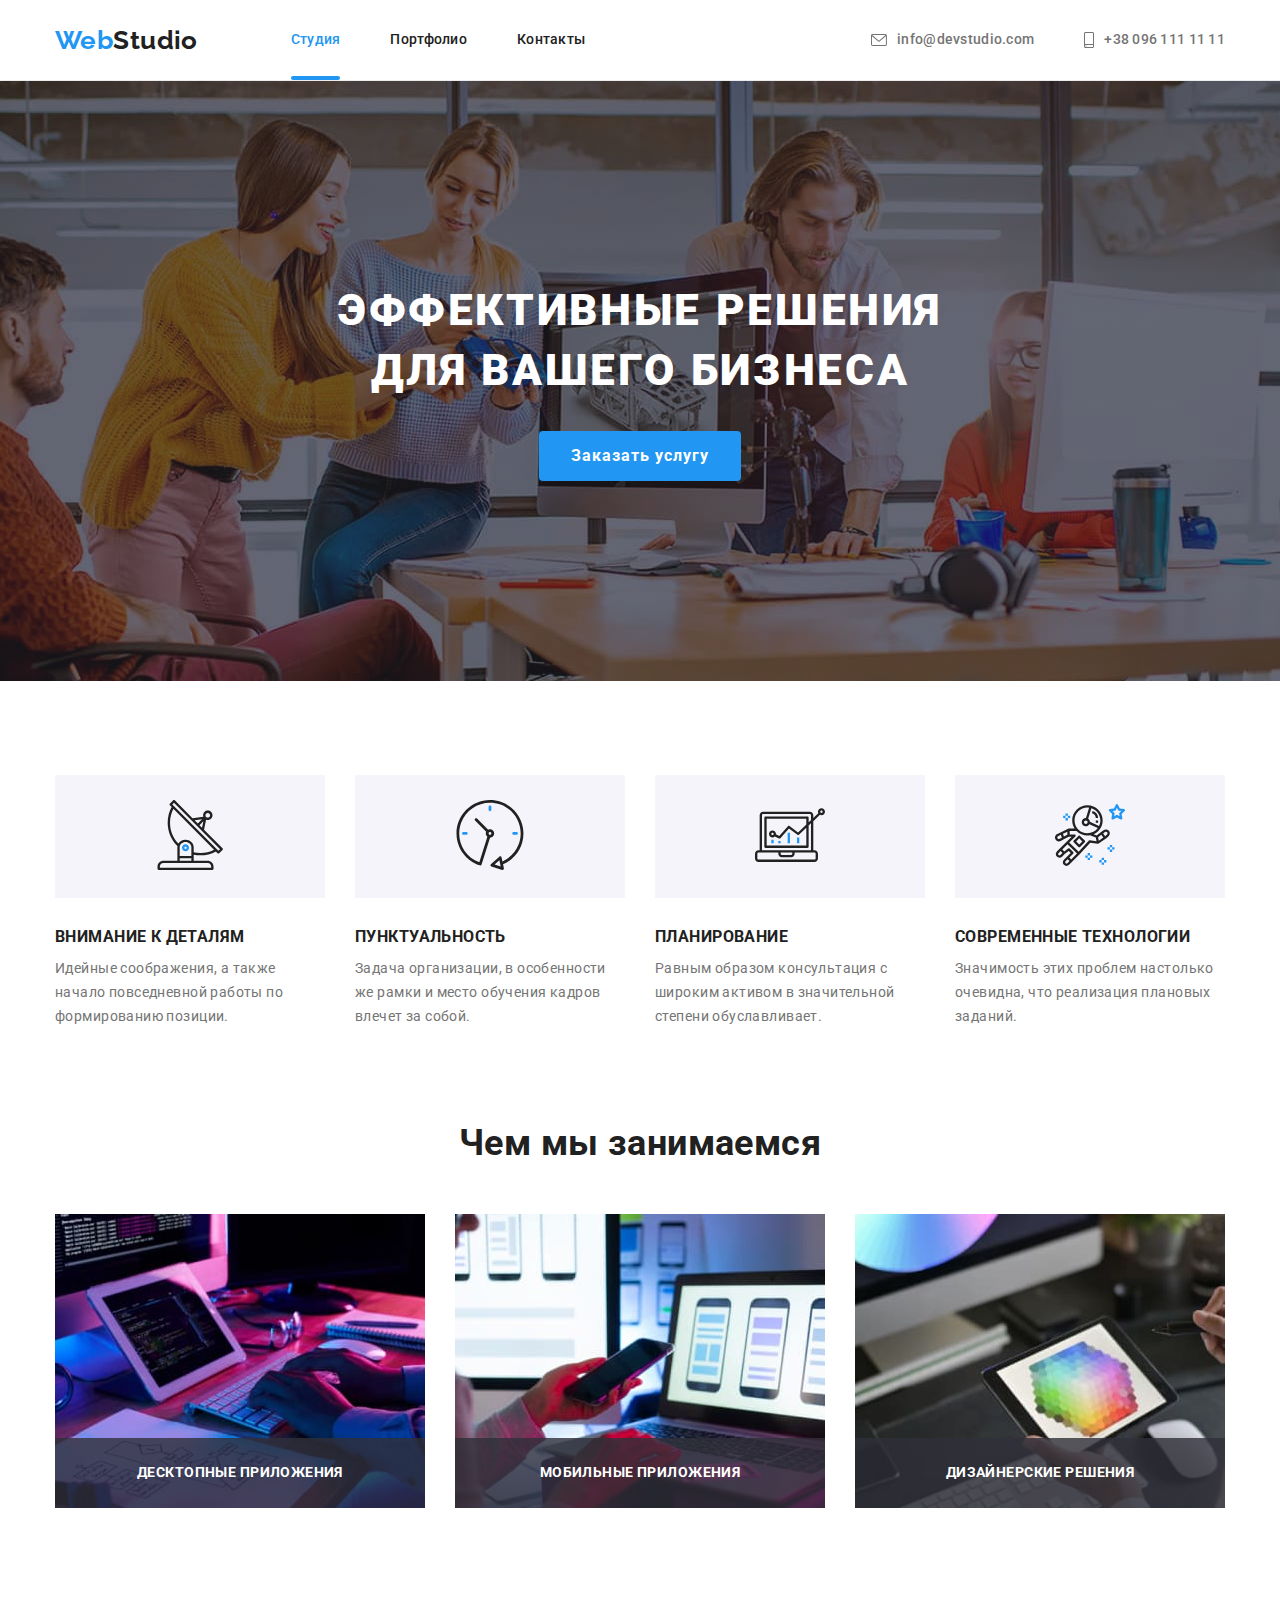
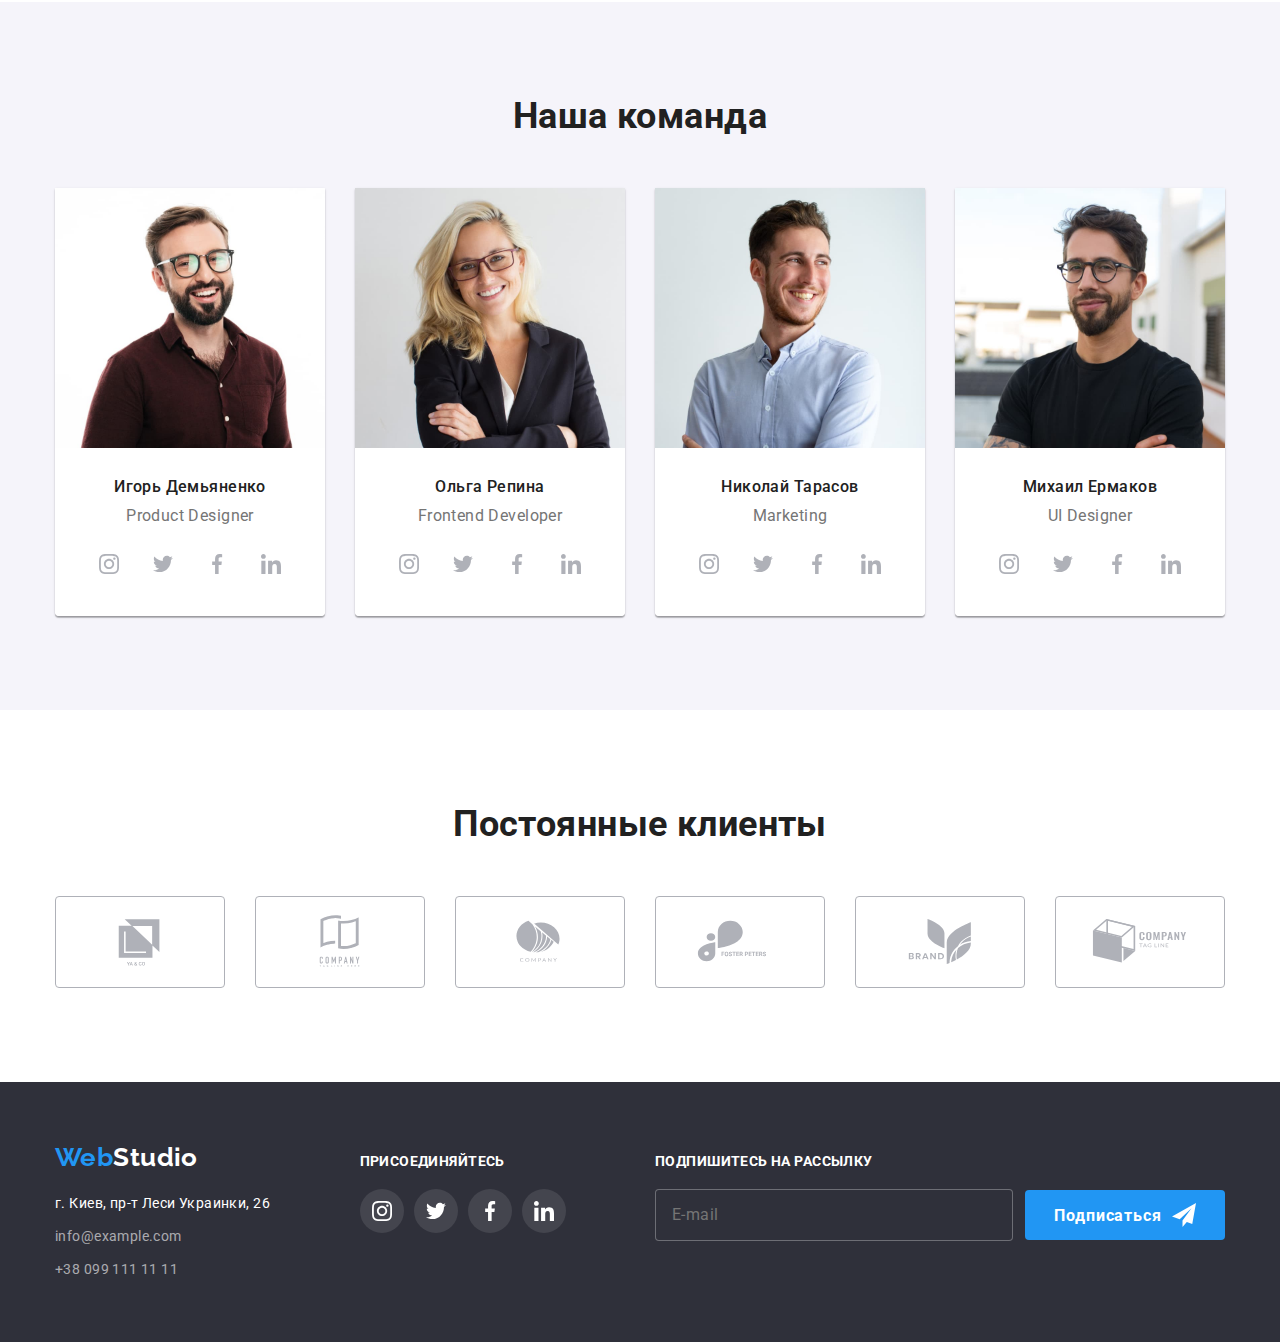
<file: index.html>
<!DOCTYPE html>
<html lang="ru">
  <head>
    <meta charset="UTF-8" />
    <meta http-equiv="X-UA-Compatible" content="IE=edge" />
    <meta name="viewport" content="width=device-width, initial-scale=1.0" />
    <title>Document</title>
    <link rel="preconnect" href="https://fonts.googleapis.com" />
    <link rel="preconnect" href="https://fonts.gstatic.com" crossorigin />
    <link rel="preconnect" href="https://fonts.googleapis.com" />
    <link rel="preconnect" href="https://fonts.gstatic.com" crossorigin />
    <link
      href="https://fonts.googleapis.com/css2?family=Raleway:wght@700&family=Roboto:wght@400;500;700;900&display=swap"
      rel="stylesheet"
    />
    <link
      rel="stylesheet"
      href="https://cdnjs.cloudflare.com/ajax/libs/modern-normalize/1.1.0/modern-normalize.min.css"
    />
    <link rel="stylesheet" href="./css/styles.css" />
  </head>

  <body>
    <!--Шапка сайта-->
    <header class="header-section">
      <div class="container flex-header">
        <nav class="main-nav">
          <a href="./index.html" class="logo"> <span class="fp-logo"> Web</span>Studio </a>
          <ul class="site-nav list">
            <li class="item"><a href="./index.html" class="link cureent">Студия</a></li>
            <li class="item"><a href="./portfolio.html" class="link">Портфолио</a></li>
            <li class="item"><a href="" class="link">Контакты</a></li>
          </ul>
        </nav>
        <ul class="contacts list">
          <li class="item">
            <a href="mailto:info@devstudio.com" class="link"
              ><svg class="contacts-icon" width="16" height="12">
                <use href="./images/icons.svg#icon-envelope"></use>
              </svg>
              info@devstudio.com
            </a>
          </li>
          <li class="item">
            <a href="tel:+380961111111" class="link"
              ><svg class="contacts-icon" width="10" height="16">
                <use href="./images/icons.svg#icon-smartphone"></use>
              </svg>
              +38 096 111 11 11
            </a>
          </li>
        </ul>
      </div>
    </header>

    <!--Section-->
    <main>
      <!--Hero-->
      <section class="hero">
        <div class="overlay">
          <h1 class="hero-title">
            Эффективные решения <br />
            для вашего бизнеса
          </h1>
          <button type="button" class="hero-button" data-modal-open>Заказать услугу</button>
        </div>
      </section>

      <!--Features-->
      <section class="features-section section">
        <div class="container">
          <h2 class="section-title visually-hidden">Особенности</h2>
          <ul class="features list">
            <li class="item">
              <div class="feature-icon">
                <svg class="icon-antenna" width="70px" height="70px">
                  <use href="./images/icons.svg#icon-antenna"></use>
                </svg>
              </div>
              <h3 class="title">Внимание к деталям</h3>
              <p class="text">
                Идейные соображения, а также начало повседневной работы по формированию позиции.
              </p>
            </li>
            <li class="item">
              <div class="feature-icon">
                <svg class="icon-antenna" width="70px" height="70px">
                  <use href="./images/icons.svg#icon-clock"></use>
                </svg>
              </div>
              <h3 class="title">Пунктуальность</h3>
              <p class="text">
                Задача организации, в особенности же рамки и место обучения кадров влечет за собой.
              </p>
            </li>
            <li class="item">
              <div class="feature-icon">
                <svg class="icon-antenna" width="70px" height="70px">
                  <use href="./images/icons.svg#icon-diagram"></use>
                </svg>
              </div>
              <h3 class="title">Планирование</h3>
              <p class="text">
                Равным образом консультация с широким активом в значительной степени обуславливает.
              </p>
            </li>
            <li class="item">
              <div class="feature-icon">
                <svg class="icon-antenna" width="70px" height="70px">
                  <use href="./images/icons.svg#icon-astronaut"></use>
                </svg>
              </div>
              <h3 class="title">Современные технологии</h3>
              <p class="text">
                Значимость этих проблем настолько очевидна, что реализация плановых заданий.
              </p>
            </li>
          </ul>
        </div>
      </section>

      <!--Work-->
      <section class="work-section section">
        <div class="container">
          <h2 class="section-title">Чем мы занимаемся</h2>
          <ul class="works list">
            <li class="item">
              <img src="./images/img.jpg" alt="верстка" width="370" />
              <div class="work-thumb">
                <p class="work-name">ДЕСКТОПНЫЕ ПРИЛОЖЕНИЯ</p>
              </div>
            </li>
            <li class="item">
              <img src="./images/img1.jpg" alt="тестированние" width="370" />
              <div class="work-thumb">
                <p class="work-name">МОБИЛЬНЫЕ ПРИЛОЖЕНИЯ</p>
              </div>
            </li>
            <li class="item">
              <img src="./images/img2.jpg" alt="оформление" width="370" />
              <div class="work-thumb">
                <p class="work-name">ДИЗАЙНЕРСКИЕ РЕШЕНИЯ</p>
              </div>
            </li>
          </ul>
        </div>
      </section>

      <!--Team-->
      <section class="team-section section">
        <div class="container">
          <h2 class="section-title">Наша команда</h2>
          <ul class="team list">
            <!--1й член команды-->
            <li class="member">
              <img src="./images/photo.jpg" alt="фото-Игоря" class="photo" width="270" />
              <div class="description">
                <h3 class="name">Игорь Демьяненко</h3>
                <p class="position">Product Designer</p>
                <ul class="social-networks-list list">
                  <!-- Instagram -->
                  <li class="social-networks-item">
                    <a href="" class="social-networks-link">
                      <svg class="social-networks-icon">
                        <use href="./images/icons.svg#icon-instagram"></use>
                      </svg>
                    </a>
                  </li>
                  <!-- Twitter -->
                  <li class="social-networks-item">
                    <a href="" class="social-networks-link">
                      <svg class="social-networks-icon">
                        <use href="./images/icons.svg#icon-twitter"></use>
                      </svg>
                    </a>
                  </li>
                  <!-- Facebook -->
                  <li class="social-networks-item">
                    <a href="" class="social-networks-link">
                      <svg class="social-networks-icon">
                        <use href="./images/icons.svg#icon-facebook"></use>
                      </svg>
                    </a>
                  </li>
                  <!-- Linkedin -->
                  <li class="social-networks-item">
                    <a href="" class="social-networks-link">
                      <svg class="social-networks-icon">
                        <use href="./images/icons.svg#icon-linkedin"></use>
                      </svg>
                    </a>
                  </li>
                </ul>
              </div>
            </li>
            <!--2й член команды-->
            <li class="member">
              <img src="./images/photo1.jpg" alt="фото-Ольги" class="photo" width="270" />
              <div class="description">
                <h3 class="name">Ольга Репина</h3>
                <p class="position">Frontend Developer</p>
                <ul class="social-networks-list list">
                  <!-- Instagram -->
                  <li class="social-networks-item">
                    <a href="" class="social-networks-link">
                      <svg class="social-networks-icon">
                        <use href="./images/icons.svg#icon-instagram"></use>
                      </svg>
                    </a>
                  </li>
                  <!-- Twitter -->
                  <li class="social-networks-item">
                    <a href="" class="social-networks-link">
                      <svg class="social-networks-icon">
                        <use href="./images/icons.svg#icon-twitter"></use>
                      </svg>
                    </a>
                  </li>
                  <!-- Facebook -->
                  <li class="social-networks-item">
                    <a href="" class="social-networks-link">
                      <svg class="social-networks-icon">
                        <use href="./images/icons.svg#icon-facebook"></use>
                      </svg>
                    </a>
                  </li>
                  <!-- Linkedin -->
                  <li class="social-networks-item">
                    <a href="" class="social-networks-link">
                      <svg class="social-networks-icon">
                        <use href="./images/icons.svg#icon-linkedin"></use>
                      </svg>
                    </a>
                  </li>
                </ul>
              </div>
            </li>
            <!--3й член команды-->
            <li class="member">
              <img src="./images/photo2.jpg" alt="фото-Николая" class="photo" width="270" />
              <div class="description">
                <h3 class="name">Николай Тарасов</h3>
                <p class="position">Marketing</p>
                <ul class="social-networks-list list">
                  <!-- Instagram -->
                  <li class="social-networks-item">
                    <a href="" class="social-networks-link">
                      <svg class="social-networks-icon">
                        <use href="./images/icons.svg#icon-instagram"></use>
                      </svg>
                    </a>
                  </li>
                  <!-- Twitter -->
                  <li class="social-networks-item">
                    <a href="" class="social-networks-link">
                      <svg class="social-networks-icon">
                        <use href="./images/icons.svg#icon-twitter"></use>
                      </svg>
                    </a>
                  </li>
                  <!-- Facebook -->
                  <li class="social-networks-item">
                    <a href="" class="social-networks-link">
                      <svg class="social-networks-icon">
                        <use href="./images/icons.svg#icon-facebook"></use>
                      </svg>
                    </a>
                  </li>
                  <!-- Linkedin -->
                  <li class="social-networks-item">
                    <a href="" class="social-networks-link">
                      <svg class="social-networks-icon">
                        <use href="./images/icons.svg#icon-linkedin"></use>
                      </svg>
                    </a>
                  </li>
                </ul>
              </div>
            </li>
            <!--4й член команды-->
            <li class="member">
              <img src="./images/photo3.jpg" alt="фото-Михаила" class="photo" width="270" />
              <div class="description">
                <h3 class="name">Михаил Ермаков</h3>
                <p class="position">UI Designer</p>
                <ul class="social-networks-list list">
                  <!-- Instagram -->
                  <li class="social-networks-item">
                    <a href="" class="social-networks-link">
                      <svg class="social-networks-icon">
                        <use href="./images/icons.svg#icon-instagram"></use>
                      </svg>
                    </a>
                  </li>
                  <!-- Twitter -->
                  <li class="social-networks-item">
                    <a href="" class="social-networks-link">
                      <svg class="social-networks-icon">
                        <use href="./images/icons.svg#icon-twitter"></use>
                      </svg>
                    </a>
                  </li>
                  <!-- Facebook -->
                  <li class="social-networks-item">
                    <a href="" class="social-networks-link">
                      <svg class="social-networks-icon">
                        <use href="./images/icons.svg#icon-facebook"></use>
                      </svg>
                    </a>
                  </li>
                  <!-- Linkedin -->
                  <li class="social-networks-item">
                    <a href="" class="social-networks-link">
                      <svg class="social-networks-icon">
                        <use href="./images/icons.svg#icon-linkedin"></use>
                      </svg>
                    </a>
                  </li>
                </ul>
              </div>
            </li>
          </ul>
        </div>
      </section>

      <!-- CLients -->
      <section class="clients section">
        <div class="container">
          <h2 class="section-title">Постоянные клиенты</h2>
          <ul class="clients-list list">
            <!-- Client 1 -->
            <li class="client">
              <a href="" class="client-link">
                <svg class="client-icon">
                  <use href="./images/icons.svg#icon-client1"></use>
                </svg>
              </a>
            </li>
            <!-- Client2 -->
            <li class="client">
              <a href="" class="client-link">
                <svg class="client-icon">
                  <use href="./images/icons.svg#icon-client2"></use>
                </svg>
              </a>
            </li>
            <!-- Client 3 -->
            <li class="client">
              <a href="" class="client-link">
                <svg class="client-icon">
                  <use href="./images/icons.svg#icon-client3"></use>
                </svg>
              </a>
            </li>
            <!-- Client 4 -->
            <li class="client">
              <a href="" class="client-link">
                <svg class="client-icon">
                  <use href="./images/icons.svg#icon-client4"></use>
                </svg>
              </a>
            </li>
            <!-- Client 5 -->
            <li class="client">
              <a href="" class="client-link"
                ><svg class="client-icon">
                  <use href="./images/icons.svg#icon-client5"></use>
                </svg>
              </a>
            </li>
            <!-- Client 6 -->
            <li class="client">
              <a href="" class="client-link">
                <svg class="client-icon">
                  <use href="./images/icons.svg#icon-client6"></use>
                </svg>
              </a>
            </li>
          </ul>
        </div>
      </section>
    </main>

    <!--Футтер-->
    <footer class="footer-section">
      <div class="flex-footer container">
        <!-- Footer links -->
        <div class="footer-content">
          <a href="./index.html" class="logo-footer"> <span class="fp-logo">Web</span>Studio</a>
          <address>
            <ul class="footer-contacts list">
              <li class="address item">г. Киев, пр-т Леси Украинки, 26</li>
              <li class="item">
                <a href="mailto:info@example.com" class="link">info@example.com</a>
              </li>
              <li class="item"><a href="tel:+380991111111" class="link">+38 099 111 11 11</a></li>
            </ul>
          </address>
        </div>

        <!-- Footer social networks -->
        <div class="footer-social-networks">
          <h2 class="footer-title">ПРИСОЕДИНЯЙТЕСЬ</h2>
          <ul class="social-networks-list list">
            <!-- Instagram -->
            <li class="social-networks-item">
              <a href="" class="social-networks-link">
                <svg class="social-networks-icon">
                  <use href="./images/icons.svg#icon-instagram"></use>
                </svg>
              </a>
            </li>
            <!-- Twitter -->
            <li class="social-networks-item">
              <a href="" class="social-networks-link">
                <svg class="social-networks-icon">
                  <use href="./images/icons.svg#icon-twitter"></use>
                </svg>
              </a>
            </li>
            <!-- Facebook -->
            <li class="social-networks-item">
              <a href="" class="social-networks-link">
                <svg class="social-networks-icon">
                  <use href="./images/icons.svg#icon-facebook"></use>
                </svg>
              </a>
            </li>
            <!-- Linkedin -->
            <li class="social-networks-item">
              <a href="" class="social-networks-link">
                <svg class="social-networks-icon">
                  <use href="./images/icons.svg#icon-linkedin"></use>
                </svg>
              </a>
            </li>
          </ul>
        </div>

        <!-- Footer form -->
        <div class="footer-subscription">
          <h2 class="footer-title">ПОДПИШИТЕСЬ НА РАССЫЛКУ</h2>
          <form action="" class="footer-form">
            <label class="subscription-form">
              <input
                type="email"
                name="mail"
                placeholder="E-mail"
                id="mail"
                class="subscription-area"
              />
            </label>

            <button type="submit" class="subscription-button">
              Подписаться
              <svg class="icon-send" width="24px" height="24px">
                <use href="./images/icons.svg#icon-send"></use>
              </svg>
            </button>
          </form>
        </div>
      </div>
    </footer>

    <!-- Backdrop -->
    <div class="backdrop is-hidden" data-modal>
      <!-- Modal -->
      <div class="modal">
        <!-- Modal form -->

        <form class="form">
          <b class="form-title">Оставьте свои данные, мы вам перезвоним</b>

          <div class="form-group" role="group">
            <!-- Name -->
            <label for="user-name" class="input-name">Имя</label>
            <div class="input-box">
              <input type="text" name="user-name" id="user-name" / class="input-area">
              <svg class="input-icon" width="18px" height="18px">
                <use href="./images/icons.svg#icon-person"></use>
              </svg>
            </div>

            <!-- Phone -->
            <label for="number" class="input-name">Телефон</label>
            <div class="input-box">
              <input type="tel" name="telephone-number" id="number"/ class="input-area">
              <svg class="input-icon" width="18px" height="18px">
                <use href="./images/icons.svg#icon-phone"></use>
              </svg>
            </div>

            <!-- Mail -->
            <label for="email" class="input-name">Почта</label>
            <div class="input-box">
              <input type="email" name="email" id="email" / class="input-area">
              <svg class="input-icon" width="18px" height="18px">
                <use href="./images/icons.svg#icon-email"></use>
              </svg>
            </div>

            <!-- Comments -->
            <label for="comments" class="input-name">Комментарий</label>
            <textarea
              name="comments"
              id="comments"
              placeholder="Введите текст"
              class="comments-area"
            ></textarea>
          </div>

          <!-- Checkbox -->
          <label class="checkbox-label">
            <input type="checkbox" name="policy" class="checkbox visually-hidden" />
            <span class="checkbox-icon">
              <svg width="11px" height="8px" class="checkbox-icon-check">
                <use href="./images/icons.svg#icon-check"></use>
              </svg>
            </span>
            <span class="checkbox-text">Соглашаюсь с рассылкой и принимаю </span>
            <a href="" class="checkbox-link-text">Условия договора</a>
          </label>

          <button type="submit" class="buttom-send-form">Отправить</button>
        </form>

        <!-- Button close modal -->
        <button class="button-modal-close" data-modal-close>
          <svg class="modal-close-icon" width="18px" height="18px">
            <use href="./images/icons.svg#icon-close"></use>
          </svg>
        </button>
      </div>
    </div>
    <script src="./modal.js"></script>
  </body>
</html>
</file>
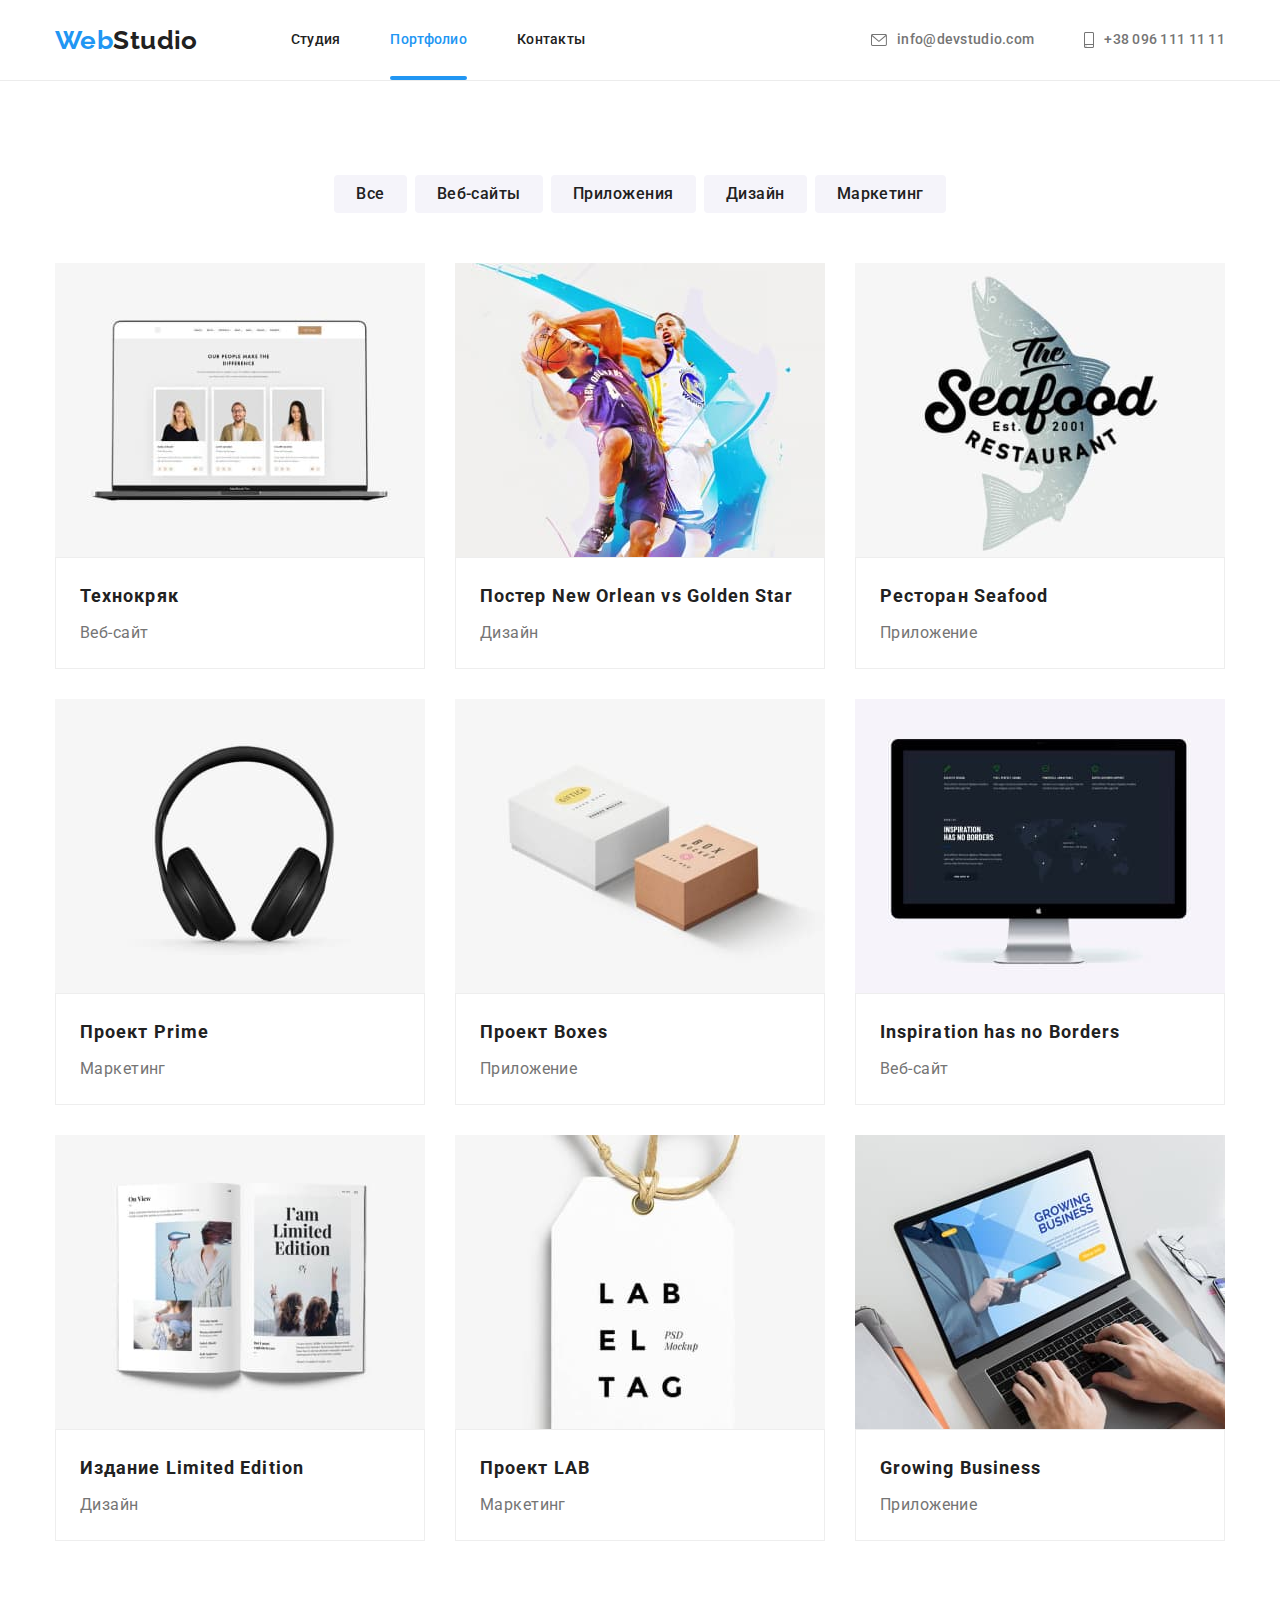
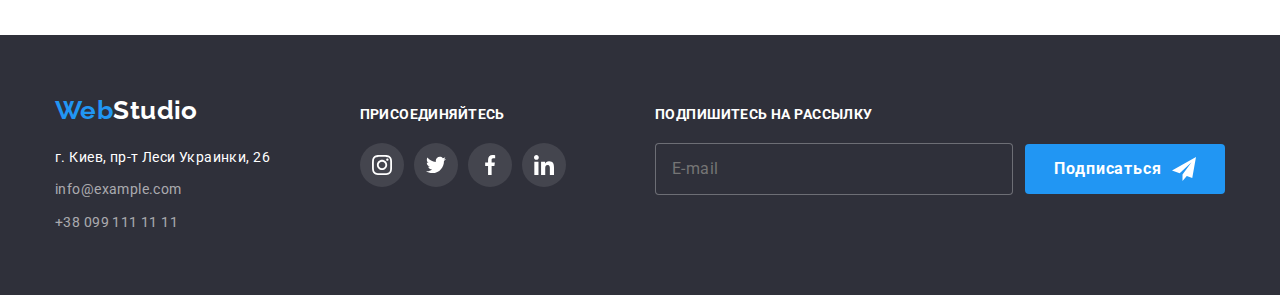
<file: portfolio.html>
<!DOCTYPE html>
<html lang="ru">
  <head>
    <meta charset="UTF-8" />
    <meta http-equiv="X-UA-Compatible" content="IE=edge" />
    <meta name="viewport" content="width=device-width, initial-scale=1.0" />
    <title>Document</title>
    <link rel="preconnect" href="https://fonts.googleapis.com" />
    <link rel="preconnect" href="https://fonts.gstatic.com" crossorigin />
    <link
      href="https://fonts.googleapis.com/css2?family=Raleway:wght@700&family=Roboto:wght@400;500;700&display=swap"
      rel="stylesheet"
    />
    <link
      rel="stylesheet"
      href="https://cdnjs.cloudflare.com/ajax/libs/modern-normalize/1.1.0/modern-normalize.min.css"
    />
    <link rel="stylesheet" href="./css/styles.css" />
  </head>
  <body>
    <!--Шапка сайта-->
    <header class="header-section">
      <div class="container flex-header">
        <nav class="main-nav">
          <a href="./index.html" class="logo"> <span class="fp-logo"> Web</span>Studio </a>
          <ul class="site-nav list">
            <li class="item"><a href="./index.html" class="link">Студия</a></li>
            <li class="item"><a href="./portfolio.html" class="link cureent">Портфолио</a></li>
            <li class="item"><a href="" class="link">Контакты</a></li>
          </ul>
        </nav>
        <ul class="contacts list">
          <li class="item">
            <a href="mailto:info@devstudio.com" class="link"
              ><svg class="contacts-icon" width="16" height="12">
                <use href="./images/icons.svg#icon-envelope"></use>
              </svg>
              info@devstudio.com
            </a>
          </li>
          <li class="item">
            <a href="tel:+380961111111" class="link"
              ><svg class="contacts-icon" width="10" height="16">
                <use href="./images/icons.svg#icon-smartphone"></use>
              </svg>
              +38 096 111 11 11
            </a>
          </li>
        </ul>
      </div>
    </header>

    <!--Section-->
    <main>
      <section class="portfolio-section section">
        <div class="container">
          <h1 class="visually-hidden">Портфолио</h1>
          <!-- Filters -->
          <ul class="filters list">
            <li class="item">
              <button type="button" class="button">Все</button>
            </li>
            <li class="item"><button type="button" class="button">Веб-сайты</button></li>
            <li class="item"><button type="button" class="button">Приложения</button></li>
            <li class="item"><button type="button" class="button">Дизайн</button></li>
            <li class="item"><button type="button" class="button">Маркетинг</button></li>
          </ul>
          <!-- Projects -->
          <ul class="projects list">
            <!-- 1 project -->
            <li class="project-card">
              <a href="" class="link">
                <div class="project-thumb">
                  <img src="./images/project1.jpg" alt="Ноутбук" width="370" />
                  <div class="project-overlay">
                    <p class="text-overlay">
                      Технокряк это современная площадка распространения коронавируса. Компании
                      используют эту платформу для цифрового шпионажа и атак на защищённые сервера
                      конкурентов
                    </p>
                  </div>
                </div>
                <div class="card-description">
                  <h2 class="project-name">Технокряк</h2>
                  <p class="project">Веб-сайт</p>
                </div>
              </a>
            </li>
            <!-- 2 project -->
            <li class="project-card">
              <a href="" class="link">
                <div class="project-thumb">
                  <img src="./images/project2.jpg" alt="Баскетболисты" width="370" />
                  <div class="project-overlay">
                    <p class="text-overlay">
                      Технокряк это современная площадка распространения коронавируса. Компании
                      используют эту платформу для цифрового шпионажа и атак на защищённые сервера
                      конкурентов
                    </p>
                  </div>
                </div>

                <div class="card-description">
                  <h2 class="project-name">Постер New Orlean vs Golden Star</h2>
                  <p class="project">Дизайн</p>
                </div>
              </a>
            </li>
            <!-- 3 project -->
            <li class="project-card">
              <a href="" class="link">
                <div class="project-thumb">
                  <img src="./images/project3.jpg" alt="Логотип" width="370" />
                  <div class="project-overlay">
                    <p class="text-overlay">
                      Технокряк это современная площадка распространения коронавируса. Компании
                      используют эту платформу для цифрового шпионажа и атак на защищённые сервера
                      конкурентов
                    </p>
                  </div>
                </div>

                <div class="card-description">
                  <h2 class="project-name">Ресторан Seafood</h2>
                  <p class="project">Приложение</p>
                </div>
              </a>
            </li>
            <!-- 4 project -->
            <li class="project-card">
              <a href="" class="link">
                <div class="project-thumb">
                  <img src="./images/project4.jpg" alt="Наушники" width="370" />
                  <div class="project-overlay">
                    <p class="text-overlay">
                      Технокряк это современная площадка распространения коронавируса. Компании
                      используют эту платформу для цифрового шпионажа и атак на защищённые сервера
                      конкурентов
                    </p>
                  </div>
                </div>

                <div class="card-description">
                  <h2 class="project-name">Проект Prime</h2>
                  <p class="project">Маркетинг</p>
                </div>
              </a>
            </li>
            <!-- 5 project -->
            <li class="project-card">
              <a href="" class="link">
                <div class="project-thumb">
                  <img src="./images/project5.jpg" alt="Коробки" width="370" />
                  <div class="project-overlay">
                    <p class="text-overlay">
                      Технокряк это современная площадка распространения коронавируса. Компании
                      используют эту платформу для цифрового шпионажа и атак на защищённые сервера
                      конкурентов
                    </p>
                  </div>
                </div>

                <div class="card-description">
                  <h2 class="project-name">Проект Boxes</h2>
                  <p class="project">Приложение</p>
                </div>
              </a>
            </li>
            <!-- 6 project -->
            <li class="project-card">
              <a href="" class="link">
                <div class="project-thumb">
                  <img src="./images/project6.jpg" alt="Монитор" width="370" />
                  <div class="project-overlay">
                    <p class="text-overlay">
                      Технокряк это современная площадка распространения коронавируса. Компании
                      используют эту платформу для цифрового шпионажа и атак на защищённые сервера
                      конкурентов
                    </p>
                  </div>
                </div>

                <div class="card-description">
                  <h2 class="project-name">Inspiration has no Borders</h2>
                  <p class="project">Веб-сайт</p>
                </div>
              </a>
            </li>
            <!-- 7 project -->
            <li class="project-card">
              <a href="" class="link">
                <div class="project-thumb">
                  <img src="./images/project7.jpg" alt="Книга" width="370" />
                  <div class="project-overlay">
                    <p class="text-overlay">
                      Технокряк это современная площадка распространения коронавируса. Компании
                      используют эту платформу для цифрового шпионажа и атак на защищённые сервера
                      конкурентов
                    </p>
                  </div>
                </div>

                <div class="card-description">
                  <h2 class="project-name">Издание Limited Edition</h2>
                  <p class="project">Дизайн</p>
                </div>
              </a>
            </li>
            <!-- 8 project -->
            <li class="project-card">
              <a href="" class="link">
                <div class="project-thumb">
                  <img src="./images/project8.jpg" alt="Лейбл" width="370" />
                  <div class="project-overlay">
                    <p class="text-overlay">
                      Технокряк это современная площадка распространения коронавируса. Компании
                      используют эту платформу для цифрового шпионажа и атак на защищённые сервера
                      конкурентов
                    </p>
                  </div>
                </div>

                <div class="card-description">
                  <h2 class="project-name">Проект LAB</h2>
                  <p class="project">Маркетинг</p>
                </div>
              </a>
            </li>
            <!-- 9 project -->
            <li class="project-card">
              <a href="" class="link">
                <div class="project-thumb">
                  <img src="./images/project9.jpg" alt="Работа на ноутбуке" width="370" />
                  <div class="project-overlay">
                    <p class="text-overlay">
                      Технокряк это современная площадка распространения коронавируса. Компании
                      используют эту платформу для цифрового шпионажа и атак на защищённые сервера
                      конкурентов
                    </p>
                  </div>
                </div>

                <div class="card-description">
                  <h2 class="project-name">Growing Business</h2>
                  <p class="project">Приложение</p>
                </div>
              </a>
            </li>
          </ul>
        </div>
      </section>
    </main>

    <!--Футтер-->
    <footer class="footer-section">
      <div class="flex-footer container">
        <!-- Footer links -->
        <div class="footer-content">
          <a href="./index.html" class="logo-footer"> <span class="fp-logo">Web</span>Studio</a>
          <address>
            <ul class="footer-contacts list">
              <li class="address item">г. Киев, пр-т Леси Украинки, 26</li>
              <li class="item">
                <a href="mailto:info@example.com" class="link">info@example.com</a>
              </li>
              <li class="item"><a href="tel:+380991111111" class="link">+38 099 111 11 11</a></li>
            </ul>
          </address>
        </div>

        <!-- Footer social networks -->
        <div class="footer-social-networks">
          <h2 class="footer-title">ПРИСОЕДИНЯЙТЕСЬ</h2>
          <ul class="social-networks-list list">
            <!-- Instagram -->
            <li class="social-networks-item">
              <a href="" class="social-networks-link">
                <svg class="social-networks-icon">
                  <use href="./images/icons.svg#icon-instagram"></use>
                </svg>
              </a>
            </li>
            <!-- Twitter -->
            <li class="social-networks-item">
              <a href="" class="social-networks-link">
                <svg class="social-networks-icon">
                  <use href="./images/icons.svg#icon-twitter"></use>
                </svg>
              </a>
            </li>
            <!-- Facebook -->
            <li class="social-networks-item">
              <a href="" class="social-networks-link">
                <svg class="social-networks-icon">
                  <use href="./images/icons.svg#icon-facebook"></use>
                </svg>
              </a>
            </li>
            <!-- Linkedin -->
            <li class="social-networks-item">
              <a href="" class="social-networks-link">
                <svg class="social-networks-icon">
                  <use href="./images/icons.svg#icon-linkedin"></use>
                </svg>
              </a>
            </li>
          </ul>
        </div>

        <!-- Footer form -->
        <div class="footer-subscription">
          <h2 class="footer-title">ПОДПИШИТЕСЬ НА РАССЫЛКУ</h2>
          <form action="" class="footer-form">
            <label class="subscription-form">
              <input
                type="email"
                name="mail"
                placeholder="E-mail"
                id="mail"
                class="subscription-area"
              />
            </label>

            <button type="submit" class="subscription-button">
              Подписаться
              <svg class="icon-send" width="24px" height="24px">
                <use href="./images/icons.svg#icon-send"></use>
              </svg>
            </button>
          </form>
        </div>
      </div>
    </footer>
  </body>
</html>
</file>
<file: css/styles.css>
/* цвет фона #ffffff */
/* основной цвет текста #757575 */
/* вторчний чвет текста #212121 */
/* акцент #2196F3 */
/* вторичный цвет фона #2F303A */
/* цвет фона секции Команда #F5F4FA */
/* цвет ссылок в футтере rgba(255, 255, 255, 0.6); */
/* цвет фильтров #F5F4FA */

:root {
  --primary-text-color: #757575;
  --title-text-color: #212121;
  --accent-color: #2196f3;
  --footer-link-color: rgba(255, 255, 255, 0.6);
  --primary-bgc: #ffffff;
  --secondary-bgc: #2f303a;
  --team-bgc: #f5f4fa;
  --filters-color: #f5f4fa;
  --border-header-color: #ececec;
  --hero-bgc: #c4c4c4;
  --footer-icon-bgc: rgba(255, 255, 255, 0.1);
  --icon-color: #afb1b8;
  --buttom-hover-bg-color: #188ce8;
}

body {
  margin: 0px;
  /* padding-top: 80px; */

  background-color: var(--primary-bgc);
  color: var(--primary-text-color);
  font-family: Roboto, sans-serif;
  letter-spacing: 0.03em;
  font-size: 14px;
}

h1,
h2,
h3,
h4,
h5,
h6,
p,
ul {
  margin: 0px;
  padding: 0px;
}

img {
  display: block;
  max-width: 100%;
  height: auto;
}

.list {
  list-style: none;
}

.visually-hidden {
  position: absolute;
  clip: rect(0 0 0 0);
  width: 1px;
  height: 1px;
  margin: -1px;
}

.container {
  width: 1200px;
  padding-right: 15px;
  padding-left: 15px;
  margin: 0 auto;
}

.section {
  padding-top: 94px;
  padding-bottom: 94px;
}

/* HEADER */

.header-section {
  /* position: fixed; */
  top: 0px;
  width: 100%;
  background-color: var(--primary-bgc);
  border-bottom: solid 1px;
  border-color: var(--border-header-color);
  /* z-index: 1; */
}

.flex-header,
.main-nav {
  display: flex;
  align-items: center;
}

/* Site logo */
.logo {
  color: var(--title-text-color);

  font-family: Raleway, sans-serif;
  font-weight: 700;
  font-size: 26px;
  line-height: 1.19;
  text-decoration: none;
}

.fp-logo {
  color: var(--accent-color);
}

/* Site navigation */

.site-nav {
  display: flex;
  margin-left: 93px;
}

.site-nav .item:not(:last-child) {
  margin-right: 50px;
}

.site-nav .link {
  display: block;
  padding-top: 32px;
  padding-bottom: 32px;

  transition: color 250ms cubic-bezier(0.4, 0, 0.2, 1);

  color: var(--title-text-color);

  font-weight: 500;
  line-height: 1.14;
  letter-spacing: 0.02em;
  text-decoration: none;
}
.site-nav .link:hover,
.site-nav .link:focus {
  color: var(--accent-color);
}

.site-nav .link.cureent {
  position: relative;
  color: var(--accent-color);
}

.site-nav .link.cureent::after {
  content: '';
  position: absolute;
  display: block;
  bottom: 0px;
  width: 100%;
  height: 4px;
  border-radius: 2px;

  background-color: var(--accent-color);
}

/* Contacts */

.contacts {
  display: flex;
  margin-left: auto;
}

.contacts .item:not(:last-child) {
  margin-right: 50px;
}

.contacts .link {
  display: flex;
  justify-content: center;
  align-items: center;
  transition: color 250ms cubic-bezier(0.4, 0, 0.2, 1);

  color: var(--primary-text-color);

  font-weight: 500;
  line-height: 1.14;
  letter-spacing: 0.02em;
  text-decoration: none;
}
.contacts .link:hover,
.contacts .link:focus {
  color: var(--accent-color);
}

.contacts-icon {
  fill: currentColor;
  margin-right: 10px;
}

/* Hero section */

.hero {
  background-color: var(--secondary-bgc);
  text-align: center;
}

/* Overlay */
.overlay {
  max-width: 1600px;
  min-height: 600px;
  margin: 0 auto;
  padding-top: 200px;
  padding-bottom: 200px;
  background-image: linear-gradient(to right, rgba(47, 48, 58, 0.4), rgba(47, 48, 58, 0.4)),
    url(../images/hero-img.jpg);
  background-repeat: no-repeat;
  background-size: cover;
  background-position: center;
}

.hero-title {
  font-weight: 900;
  font-size: 44px;
  line-height: 1.36;
  letter-spacing: 0.06em;
  text-transform: uppercase;
  margin-bottom: 30px;
  color: var(--primary-bgc);
}

.hero-button {
  padding: 10px 32px;
  border: 0px;

  font-family: inherit;
  font-weight: 700;
  font-size: 16px;
  line-height: 1.87;
  letter-spacing: 0.06em;

  border-radius: 4px;

  color: var(--primary-bgc);
  background-color: var(--accent-color);

  transition: background-color 250ms cubic-bezier(0.4, 0, 0.2, 1),
    box-shadow 250ms cubic-bezier(0.4, 0, 0.2, 1);
}

.hero-button:focus,
.hero-button:hover {
  background-color: var(--buttom-hover-bg-color);
  box-shadow: 0px 4px 4px rgba(0, 0, 0, 0.15);
}

/* Section */

.section-title {
  font-weight: 700;
  font-size: 36px;
  line-height: 1.16;
  text-align: center;
  margin-bottom: 50px;
  color: var(--title-text-color);
}

/* Features */

.features-section {
  padding-bottom: 0;
}

.features {
  display: flex;
}

.features .item {
  width: 270px;
}

.features .item:not(:last-child) {
  margin-right: 30px;
}

.feature-icon {
  background-color: #f5f4fa;
  padding: 25px 100px;
  margin-bottom: 30px;
}

.features .title {
  color: var(--title-text-color);
  font-weight: 700;
  line-height: 1.14;
  text-transform: uppercase;
  margin-bottom: 10px;
}

.text {
  line-height: 1.71;
}

/* Work */

.work-section {
}

.works {
  display: flex;
}

.works .item {
  position: relative;
}

.works .item:not(:last-child) {
  margin-right: 30px;
}

.work-thumb {
  position: absolute;
  left: 0px;
  bottom: 0px;
  display: flex;
  align-items: center;
  justify-content: center;
  width: 100%;
  min-height: 70px;

  background: rgba(47, 48, 58, 0.8);
}

.work-name {
  font-weight: 700;
  font-size: 14px;
  line-height: 1.14;
  color: var(--primary-bgc);
}

/* Team */
.team-section {
  background-color: var(--team-bgc);
}

.team {
  display: flex;
}

.member {
  width: 270px;

  text-align: center;

  box-shadow: 0px 1px 3px rgba(0, 0, 0, 0.12), 0px 1px 1px rgba(0, 0, 0, 0.14),
    0px 2px 1px rgba(0, 0, 0, 0.2);

  border-radius: 0px 0px 4px 4px;
}

.member .description {
  padding: 30px 32px;
  border-radius: 0px 0px 4px 4px;
  background-color: var(--primary-bgc);
}

.member:not(:last-child) {
  margin-right: 30px;
}

.name {
  color: var(--title-text-color);
  font-weight: 500;
  font-size: 16px;
  line-height: 1.18;
  margin-bottom: 10px;
}

.position {
  font-size: 16px;
  line-height: 1.18;
  margin-bottom: 16px;
}

/* Social-networks*/
.social-networks-list {
  display: flex;
}

.social-networks-item {
  display: flex;
  justify-content: center;
  align-items: center;
  width: 44px;
  height: 44px;
}

.social-networks-item:not(:last-child) {
  margin-right: 10px;
}

.social-networks-link {
  display: flex;
  justify-content: center;
  align-items: center;
  width: 100%;
  height: 100%;

  border-radius: 50%;

  color: var(--icon-color);

  transition: background-color 250ms cubic-bezier(0.4, 0, 0.2, 1),
    color 250ms cubic-bezier(0.4, 0, 0.2, 1);
}

.social-networks-link:hover,
.social-networks-link:focus {
  color: var(--primary-bgc);
  background-color: var(--accent-color);
}

.social-networks-icon {
  width: 20px;
  height: 20px;
  fill: currentColor;
}

/* Clients */

.clients-list {
  display: flex;
}

.client {
  width: 170px;
  height: 92px;
}

.client:not(:last-child) {
  margin-right: 30px;
}

.client-link {
  display: flex;
  justify-content: center;
  align-items: center;

  width: 100%;
  height: 100%;

  color: var(--icon-color);

  border: 1px solid;
  border-radius: 4px;

  transition: color 250ms cubic-bezier(0.4, 0, 0.2, 1);
}

.client-link:hover,
.client-link:focus {
  color: var(--accent-color);
}

.client-icon {
  width: 106px;
  height: 60px;
  fill: currentColor;
}

/* Footer */
.footer-section {
  background-color: var(--secondary-bgc);
  padding-top: 60px;
  padding-bottom: 60px;
}

.flex-footer {
  display: flex;
  align-items: baseline;
  justify-content: space-between;
}

/* Logo and link section */
.footer-content {
}

/* Logo */
.logo-footer {
  display: block;
  margin-bottom: 20px;
  color: var(--primary-bgc);
  font-family: Raleway, sans-serif;
  font-weight: 700;
  font-size: 26px;
  line-height: 1.19;
  text-decoration: none;
}

/* Adress */
.address {
  color: var(--primary-bgc);
  font-style: normal;
  font-weight: 400;
  line-height: 1.71;
}

/* Contacts link */
.footer-contacts .item:not(:last-child) {
  margin-bottom: 9px;
}

.footer-contacts .link {
  font-style: normal;
  font-weight: 400;
  line-height: 1.71;
  text-decoration: none;

  color: var(--footer-link-color);

  transition: color 250ms cubic-bezier(0.4, 0, 0.2, 1);
}

.footer-contacts .link:hover,
.footer-contacts .link:focus {
  color: var(--primary-bgc);
}

/* Networks section */
.footer-social-networks {
}

.footer-title {
  margin-bottom: 20px;
  font-family: Roboto;
  font-style: normal;
  font-weight: bold;
  font-size: 14px;
  line-height: 1.14;
  letter-spacing: 0.03em;
  color: var(--primary-bgc);
}

.footer-section .social-networks-link {
  color: var(--primary-bgc);
  background-color: var(--footer-icon-bgc);
}

.footer-section .social-networks-link:focus,
.footer-section .social-networks-link:hover {
  background-color: var(--accent-color);
}

.footer-section .social-networks-icon {
  fill: currentColor;
}

/* Footer form */

.footer-subscription {
}

.footer-form {
  display: flex;
  align-items: center;
}

.subscription-form {
  margin-right: 12px;
}

.subscription-area {
  width: 358px;
  padding: 15px 16px;

  font-size: 16px;
  line-height: 1.25;
  letter-spacing: 0.03em;

  border: 1px solid rgba(255, 255, 255, 0.3);
  border-radius: 4px;

  background-color: var(--secondary-bgc);
  color: var(--footer-link-color);
}

.subscription-button {
  display: flex;
  align-items: center;
  justify-content: center;

  width: 200px;
  height: 50px;
  margin: 0;
  padding: 0;

  border: 0;
  border-radius: 4px;

  font-weight: 700;
  font-size: 16px;
  line-height: 1.87;
  letter-spacing: 0.06em;

  color: var(--primary-bgc);
  background-color: var(--accent-color);

  transition: background-color 250ms cubic-bezier(0.4, 0, 0.2, 1),
    box-shadow 250ms cubic-bezier(0.4, 0, 0.2, 1);
}

.subscription-button:hover,
.subscription-button:focus {
  background: #188ce8;
  box-shadow: 0px 4px 4px rgba(0, 0, 0, 0.15);
}

.icon-send {
  margin-left: 10px;
  fill: currentColor;
}

/* MODAL */

.backdrop {
  position: fixed;
  top: 0px;
  left: 0px;
  height: 100vh;
  width: 100vw;
  background-color: rgba(0, 0, 0, 0.2);
  opacity: 1;
  transition: opacity 250ms cubic-bezier(0.4, 0, 0.2, 1);
}

.backdrop.is-hidden {
  opacity: 0;
  pointer-events: none;
}

.backdrop.is-hidden .modal {
  transform: translate(-50%, -50%) scale(5);
}

.modal {
  position: absolute;
  top: 50%;
  left: 50%;
  transform: translate(-50%, -50%) scale(1);

  min-width: 528px;
  min-height: 581px;

  padding: 40px 39px 40px 41px;

  background-color: var(--primary-bgc);
  transition: transform 250ms cubic-bezier(0.4, 0, 0.2, 1);
}

.button-modal-close {
  position: absolute;
  top: 8px;
  right: 8px;

  display: flex;
  justify-content: center;
  align-items: center;

  width: 30px;
  height: 30px;
  padding: 0px;

  background-color: #fff;
  border: 1px solid rgba(0, 0, 0, 0.1);
  border-radius: 50%;

  transition: color 250ms cubic-bezier(0.4, 0, 0.2, 1);
}

.button-modal-close:focus,
.button-modal-close:hover {
  color: var(--accent-color);
}

.modal-close-icon {
  fill: currentColor;
}

/* Modal form */

.form {
  display: flex;
  flex-direction: column;
  align-items: center;
  justify-content: center;
  width: 448px;
}

.form-title {
  display: block;
  margin-bottom: 12px;
  font-size: 20px;
  line-height: 1.15;
  text-align: center;

  color: var(--title-text-color);
}

.form-group {
  width: 100%;
}

.input-name {
  display: block;
  margin-bottom: 4px;
  font-size: 12px;
  line-height: 1.16;
  letter-spacing: 0.01em;

  color: var(--primary-text-color);
}

.input-box {
  position: relative;
  margin-bottom: 10px;

  color: #212121;
}

.input-area,
.comments-area {
  width: 100%;
  padding: 11px 12px;
  padding-left: 29px;

  border: 1px solid rgba(33, 33, 33, 0.2);
  border-radius: 4px;
  outline: none;

  transition: border 250ms cubic-bezier(0.4, 0, 0.2, 1);
}

.input-area:focus,
.comments-area:focus {
  border: 1px solid var(--accent-color);
}

.input-icon {
  position: absolute;
  top: 50%;
  left: 12px;

  transform: translateY(-50%);

  fill: currentColor;

  transition: color 250ms cubic-bezier(0.4, 0, 0.2, 1);
}

.input-box:focus-within > .input-icon {
  color: var(--accent-color);
}

.comments-area {
  width: 100%;
  height: 120px;
  resize: none;
  padding: 12px 16px;
  margin-bottom: 20px;
}

.comments-area::placeholder {
  font-size: 12px;
  line-height: 1.16;
  letter-spacing: 0.01em;

  color: rgba(117, 117, 117, 0.5);
}

.checkbox-label {
  display: flex;
  align-items: center;
  justify-content: center;
  margin-bottom: 30px;
}

.checkbox {
}

.checkbox-icon {
  display: flex;
  align-items: center;
  justify-content: center;

  width: 16px;
  height: 15px;
  margin-right: 7px;

  border: 2px solid #212121;
  border-radius: 2px;

  transition: background-color 250ms cubic-bezier(0.4, 0, 0.2, 1),
    border 250ms cubic-bezier(0.4, 0, 0.2, 1);
}

.checkbox:checked + .checkbox-icon {
  border: 0;
  background-color: var(--accent-color);
}

.checkbox-icon-check {
  fill: #ffffff;
}

.checkbox-text {
  font-size: 14px;
  line-height: 1.71;
  letter-spacing: 0.03em;
  margin-right: 5px;

  color: var(--primary-text-color);
}
.checkbox-link-text {
  font-size: 14px;
  line-height: 1.71;
  letter-spacing: 0.03em;

  color: var(--accent-color);
  transition: color 250ms cubic-bezier(0.4, 0, 0.2, 1);
}

.checkbox-link-text:hover,
.checkbox-link-text:focus {
  color: var(--buttom-hover-bg-color);
}

.buttom-send-form {
  width: 200px;
  height: 50px;

  border: 0px;
  border-radius: 4px;

  font-weight: 700;
  font-size: 16px;
  line-height: 1.87;
  letter-spacing: 0.06em;

  color: var(--primary-bgc);
  background-color: var(--accent-color);

  transition: background-color 250ms cubic-bezier(0.4, 0, 0.2, 1),
    box-shadow 250ms cubic-bezier(0.4, 0, 0.2, 1);
}

.buttom-send-form:focus,
.buttom-send-form:hover {
  background-color: var(--buttom-hover-bg-color);
  box-shadow: 0px 4px 4px rgba(0, 0, 0, 0.15);
}

/* Оформление страницы portfolio.html */

/* Filters */

.filters {
  display: flex;
  justify-content: center;
  margin-bottom: 50px;
}

.filters .item:not(:last-child) {
  margin-right: 8px;
}

.filters .button {
  padding: 6px 22px;
  font-family: inherit;
  font-weight: 500;
  font-size: 16px;
  line-height: 1.62;
  letter-spacing: 0.03em;
  border: 0px;
  border-radius: 4px;

  transition: color 250ms cubic-bezier(0.4, 0, 0.2, 1),
    background-color 250ms cubic-bezier(0.4, 0, 0.2, 1),
    box-shadow 250ms cubic-bezier(0.4, 0, 0.2, 1);

  background-color: var(--filters-color);
  color: var(--title-text-color);
}

.filters .button:focus,
.filters .button:hover {
  color: var(--primary-bgc);
  background-color: var(--accent-color);
  box-shadow: 0px 3px 1px rgba(0, 0, 0, 0.1), 0px 1px 2px rgba(0, 0, 0, 0.08),
    0px 2px 2px rgba(0, 0, 0, 0.12);
}

/* Projects */

.projects {
  display: flex;
  flex-wrap: wrap;
}

.project-card {
  width: 370px;
}

.project-card:not(:nth-child(3n)) {
  margin-right: 30px;
}

.project-card:not(:nth-last-child(-n + 3)) {
  margin-bottom: 30px;
}

.project-thumb {
  position: relative;
  overflow: hidden;
}

.project-overlay {
  position: absolute;
  top: 0px;
  left: 0px;
  width: 100%;
  height: 100%;
  padding: 63px 24px;
  transform: translateY(100%);
  transition: transform 250ms cubic-bezier(0.4, 0, 0.2, 1);

  background-color: rgba(33, 150, 243, 0.9);
}

.project-card .link:hover .project-overlay {
  transform: translateY(0);
}

.text-overlay {
  font-family: Roboto;
  font-style: normal;
  font-weight: normal;
  font-size: 18px;
  line-height: 1.55;
  color: var(--primary-bgc);
}

.card-description {
  box-sizing: border-box;
  padding: 20px 24px;
  background-color: var(--primary-bgc);
  border: 1px solid #eeeeee;
}

.project-name {
  margin-bottom: 4px;
  color: var(--title-text-color);
  font-style: normal;
  font-weight: 700;
  font-size: 18px;
  line-height: 2;
  letter-spacing: 0.06em;
}

.projects .link {
  display: block;
  text-decoration: none;
  transition: box-shadow 250ms cubic-bezier(0.4, 0, 0.2, 1);
}

.projects .link:hover,
.projects .link:focus {
  box-shadow: 0px 1px 1px rgba(0, 0, 0, 0.12), 0px 4px 4px rgba(0, 0, 0, 0.06),
    1px 4px 6px rgba(0, 0, 0, 0.16);
}

.project {
  color: var(--primary-text-color);
  font-size: 16px;
  line-height: 1.87;
}

.action {
  padding: 0;
  margin: 0;
  margin-right: 10px;
  outline: 1px solid #212121;
}

.link-icon {
  width: 16px;
  height: 12px;
}
</file>
